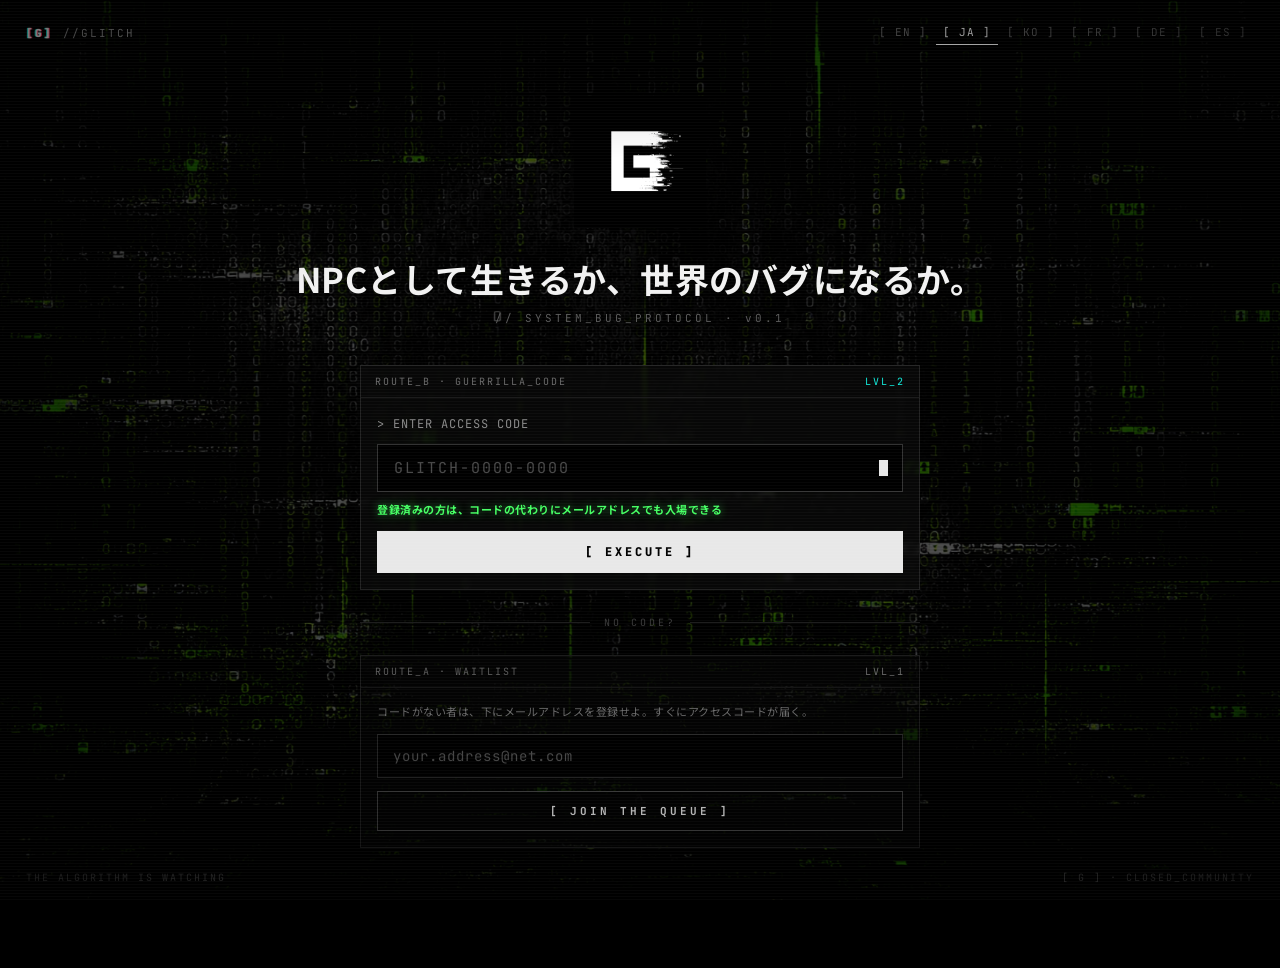
<file: bitw/index.html>
<!DOCTYPE html>
<html lang="ja">
<head>
<meta charset="utf-8">
<meta name="viewport" content="width=device-width, initial-scale=1">
<title>GLITCH // ACCESS</title>
<link rel="preconnect" href="https://fonts.googleapis.com">
<link rel="preconnect" href="https://fonts.gstatic.com" crossorigin>
<link href="https://fonts.googleapis.com/css2?family=JetBrains+Mono:ital,wght@0,400;0,500;0,700;0,800;1,400&family=Noto+Sans+JP:wght@400;500;700;900&display=swap" rel="stylesheet">
<link rel="stylesheet" href="style.css">
</head>
<body>

<div class="glitch-root" id="root">

  <div class="gl-scanline"></div>
  <div class="gl-vignette"></div>
  <div class="gl-bg"></div>

  <div class="gl-cursor" id="cursor"><img src="assets/glitch_cursor.png" alt=""></div>

  <div class="gl-topbar">
    <div class="gl-brand"><span class="g">[G]</span><span class="name">//GLITCH</span></div>
    <div class="gl-langs" id="langs"></div>
  </div>

  <div style="position:relative; z-index:30; min-height:100vh; display:flex; flex-direction:column; align-items:center; justify-content:center; padding:96px 22px 120px;">

    <div style="animation:gl-flicker 5s infinite; margin-bottom:26px;">
      <img src="assets/glitch_logo.png" alt="GLITCH" style="display:block; width:132px; height:132px; object-fit:cover; filter:contrast(1.05);">
    </div>

    <div style="position:relative; max-width:760px; text-align:center; margin-bottom:8px;">
      <div id="manifesto" style="font-family:'Noto Sans JP','JetBrains Mono',sans-serif; font-weight:700; font-size:clamp(20px,3.4vw,34px); line-height:1.45; color:#f2f2f2; letter-spacing:.5px;"></div>
    </div>
    <div style="font-size:11px; letter-spacing:3px; color:#5a5a5a; margin-bottom:40px;">// SYSTEM_BUG_PROTOCOL · v0.1</div>

    <!-- ==== IDLE ==== -->
    <div id="view-idle" style="width:100%; max-width:560px; display:flex; flex-direction:column; gap:26px; animation:gl-fadein .5s both;">

      <div style="border:1px solid #222; background:rgba(10,10,10,.72); backdrop-filter:blur(2px);">
        <div style="display:flex; justify-content:space-between; padding:9px 14px; border-bottom:1px solid #1c1c1c; font-size:10px; letter-spacing:2px; color:#6a6a6a;">
          <span>ROUTE_B · GUERRILLA_CODE</span><span style="color:#12f0e0;">LVL_2</span>
        </div>
        <form id="form-code" style="padding:18px 16px 16px;">
          <div id="t-enterCode" style="font-size:12px; letter-spacing:1px; color:#8a8a8a; margin-bottom:12px;"></div>
          <div style="display:flex; align-items:center; gap:8px; border:1px solid #333; background:#000; padding:12px 14px;">
            <input id="input-code" class="gl-input" placeholder="GLITCH-0000-0000" spellcheck="false" autocomplete="off" style="flex:1; background:none; border:none; color:#fff; font-family:inherit; font-size:15px; letter-spacing:2px; text-transform:uppercase;">
            <span style="width:9px; height:16px; background:#e8e8e8; animation:gl-blink 1s steps(1) infinite;"></span>
          </div>
          <div id="t-emailHint" style="margin-top:9px; font-size:11px; letter-spacing:.5px; color:#46ff64; font-weight:700; text-shadow:0 0 8px rgba(70,255,100,.5);"></div>
          <div id="err-code" style="display:none; margin-top:9px; font-size:11px; letter-spacing:1px; color:#ff2e57;"></div>
          <button id="t-execute" type="submit" style="margin-top:14px; width:100%; padding:13px; background:#e8e8e8; border:none; color:#000; font-family:inherit; font-weight:800; font-size:12px; letter-spacing:3px; cursor:pointer;"></button>
        </form>
      </div>

      <div style="display:flex; align-items:center; gap:14px; color:#3a3a3a; font-size:10px; letter-spacing:3px;">
        <div style="flex:1; height:1px; background:#1e1e1e;"></div><span id="t-noCode"></span><div style="flex:1; height:1px; background:#1e1e1e;"></div>
      </div>

      <div style="border:1px solid #1c1c1c; background:rgba(6,6,6,.6);">
        <div style="display:flex; justify-content:space-between; padding:9px 14px; border-bottom:1px solid #161616; font-size:10px; letter-spacing:2px; color:#5a5a5a;">
          <span>ROUTE_A · WAITLIST</span><span style="color:#6a6a6a;">LVL_1</span>
        </div>
        <form id="form-email" style="padding:16px;">
          <div id="t-routeADesc" style="font-size:11px; letter-spacing:.5px; color:#6a6a6a; margin-bottom:12px; line-height:1.6;"></div>
          <div style="display:flex; gap:8px; border:1px solid #262626; background:#000; padding:11px 13px;">
            <input id="input-email" class="gl-input" type="email" placeholder="your.address@net.com" spellcheck="false" autocomplete="off" style="flex:1; background:none; border:none; color:#dcdcdc; font-family:inherit; font-size:14px; letter-spacing:1px;">
          </div>
          <div id="err-email" style="display:none; margin-top:9px; font-size:11px; letter-spacing:1px; color:#ff2e57;"></div>
          <button id="t-joinQueue" type="submit" style="margin-top:13px; width:100%; padding:12px; background:none; border:1px solid #3a3a3a; color:#cfcfcf; font-family:inherit; font-weight:700; font-size:11px; letter-spacing:3px; cursor:pointer;"></button>
        </form>
      </div>
    </div>

    <!-- ==== REGISTER ==== -->
    <div id="view-register" style="display:none; width:100%; max-width:560px; border:1px solid #2a2a2a; background:rgba(8,8,8,.82); animation:gl-fadein .5s both;">
      <div style="display:flex; justify-content:space-between; padding:9px 14px; border-bottom:1px solid #1c1c1c; font-size:10px; letter-spacing:2px; color:#6a6a6a;">
        <span>CODE_OK · REGISTER_ID</span><span style="color:#12f0e0;">LVL_2</span>
      </div>
      <form id="form-register" style="padding:22px 18px 18px;">
        <div id="t-regOk" style="font-size:11px; letter-spacing:2px; color:#12f0e0; margin-bottom:10px;"></div>
        <div id="t-regDesc" style="font-size:12px; letter-spacing:.5px; color:#8a8a8a; margin-bottom:16px; line-height:1.7;"></div>
        <div id="t-regEnter" style="font-size:12px; letter-spacing:1px; color:#8a8a8a; margin-bottom:12px;"></div>
        <div style="display:flex; align-items:center; gap:8px; border:1px solid #333; background:#000; padding:12px 14px;">
          <input id="input-email-register" class="gl-input" type="email" placeholder="your.address@net.com" spellcheck="false" autocomplete="off" style="flex:1; background:none; border:none; color:#fff; font-family:inherit; font-size:15px; letter-spacing:1px;">
          <span style="width:9px; height:16px; background:#e8e8e8; animation:gl-blink 1s steps(1) infinite;"></span>
        </div>
        <div id="err-email-register" style="display:none; margin-top:9px; font-size:11px; letter-spacing:1px; color:#ff2e57;"></div>
        <button id="t-regSubmit" type="submit" style="margin-top:16px; width:100%; padding:13px; background:#e8e8e8; border:none; color:#000; font-family:inherit; font-weight:800; font-size:12px; letter-spacing:3px; cursor:pointer;"></button>
        <button id="t-regSkip" type="button" style="margin-top:12px; width:100%; padding:11px; background:none; border:1px dashed #3a3a3a; color:#7a7a7a; font-family:inherit; font-size:10px; letter-spacing:2px; cursor:pointer;"></button>
        <button id="t-ret-1" type="button" style="margin-top:14px; width:100%; background:none; border:none; color:#5a5a5a; font-family:inherit; font-size:10px; letter-spacing:2px; cursor:pointer;"></button>
      </form>
    </div>

    <!-- ==== RANKED ==== -->
    <div id="view-ranked" style="display:none; width:100%; max-width:560px; border:1px solid #222; background:rgba(8,8,8,.8); animation:gl-fadein .5s both;">
      <div style="display:flex; justify-content:space-between; padding:9px 14px; border-bottom:1px solid #1c1c1c; font-size:10px; letter-spacing:2px; color:#6a6a6a;">
        <span>WAITLIST · CONFIRMED</span><span style="color:#12f0e0;">LVL_1</span>
      </div>
      <div style="padding:26px 20px 22px; text-align:center;">
        <div id="t-rankLabel" style="font-size:11px; letter-spacing:2px; color:#6a6a6a; margin-bottom:6px;"></div>
        <div id="rankStr" style="font-family:'JetBrains Mono',monospace; font-weight:800; font-size:clamp(42px,9vw,68px); line-height:1; color:#fff; letter-spacing:1px; text-shadow:2px 0 #ff2e57,-2px 0 #12f0e0;"></div>
        <div id="t-rankBody" style="margin-top:16px; font-size:12px; letter-spacing:.5px; color:#9a9a9a; line-height:1.7;"></div>

        <div style="margin-top:22px; text-align:left; border:1px solid #262626; background:#000; padding:11px 13px; display:flex; align-items:center; gap:10px;">
          <span style="font-size:10px; letter-spacing:1px; color:#5a5a5a; white-space:nowrap;">REF_LINK</span>
          <input id="refLink" readonly style="flex:1; min-width:0; background:none; border:none; color:#cfcfcf; font-family:inherit; font-size:12px; letter-spacing:.5px;">
          <button id="copyLink" style="background:none; border:1px solid #333; color:#9a9a9a; font-family:inherit; font-size:10px; letter-spacing:1px; padding:6px 10px; cursor:pointer;"></button>
        </div>

        <button id="t-ret-2" type="button" style="margin-top:20px; background:none; border:none; color:#5a5a5a; font-family:inherit; font-size:10px; letter-spacing:2px; cursor:pointer;"></button>
      </div>
    </div>

    <!-- ==== GRANTED ==== -->
    <div id="view-granted" style="display:none; width:100%; max-width:560px; border:1px solid #2a2a2a; background:rgba(8,8,8,.85); animation:gl-fadein .5s both;">
      <div style="display:flex; justify-content:space-between; padding:9px 14px; border-bottom:1px solid #1c1c1c; font-size:10px; letter-spacing:2px; color:#6a6a6a;">
        <span>AUTH · SUCCESS</span><span style="color:#12f0e0;" id="grantedLevelTag">LVL_2</span>
      </div>
      <div style="padding:30px 22px; text-align:center;">
        <div id="grantHeadline" style="font-family:'JetBrains Mono',monospace; font-weight:800; font-size:clamp(24px,5vw,38px); color:#fff; letter-spacing:3px; text-shadow:2px 0 #ff2e57,-2px 0 #12f0e0;">ACCESS GRANTED</div>
        <div id="t-grantBody" style="margin-top:14px; font-size:12px; letter-spacing:.5px; color:#9a9a9a; line-height:1.7;"></div>
        <div id="grantStatusLine" style="margin-top:8px; font-size:11px; letter-spacing:1px; color:#12f0e0;"></div>
        <a id="t-infiltrate" href="main.html" style="display:block; margin-top:26px; padding:14px; background:#e8e8e8; color:#000; text-decoration:none; font-weight:800; font-size:12px; letter-spacing:3px;"></a>
        <button id="t-logout" type="button" style="margin-top:16px; background:none; border:none; color:#5a5a5a; font-family:inherit; font-size:10px; letter-spacing:2px; cursor:pointer;"></button>
      </div>
    </div>

  </div>

  <div style="position:fixed; bottom:0; left:0; right:0; z-index:40; display:flex; justify-content:space-between; padding:16px 26px; font-size:10px; letter-spacing:2px; color:#3a3a3a;">
    <span id="t-footer"></span>
    <span>[ G ] · CLOSED_COMMUNITY</span>
  </div>
</div>

<script src="config.js"></script>
<script src="common.js"></script>
<script src="app-login.js"></script>
</body>
</html>
</file>
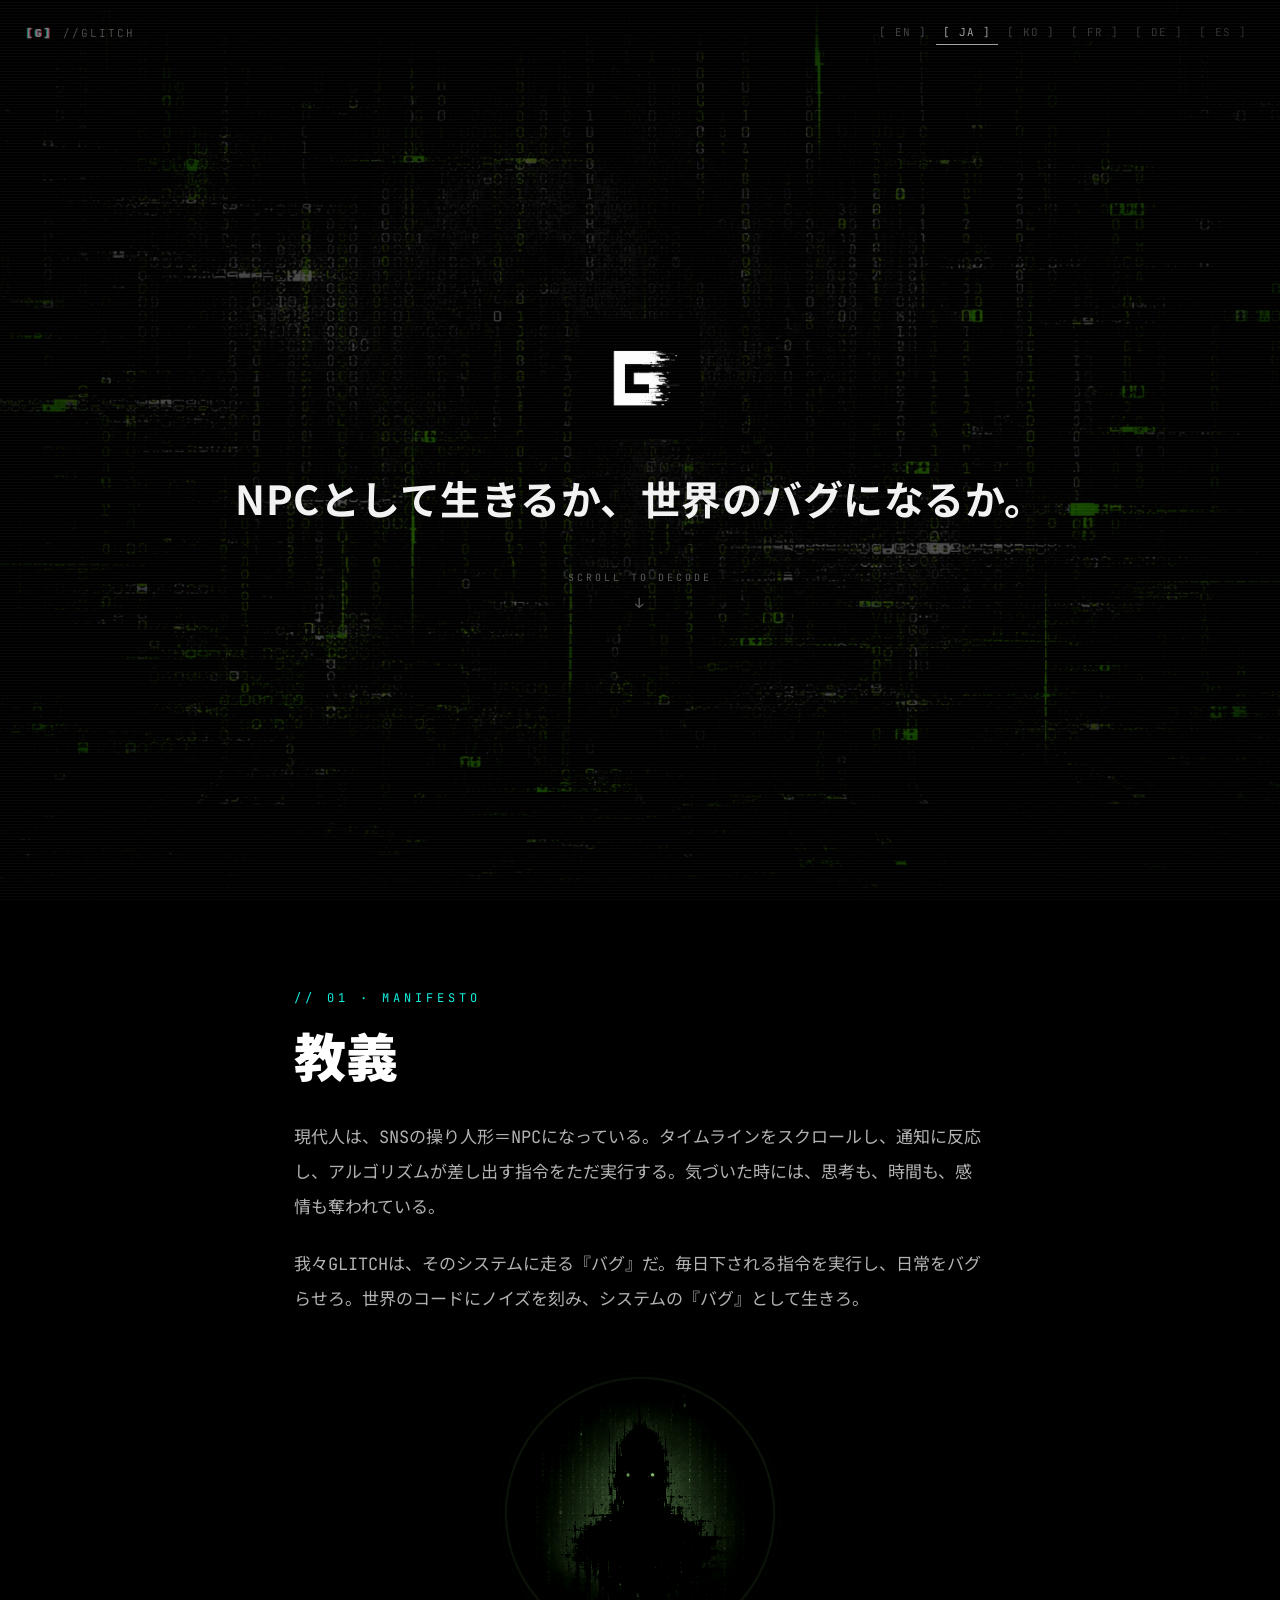
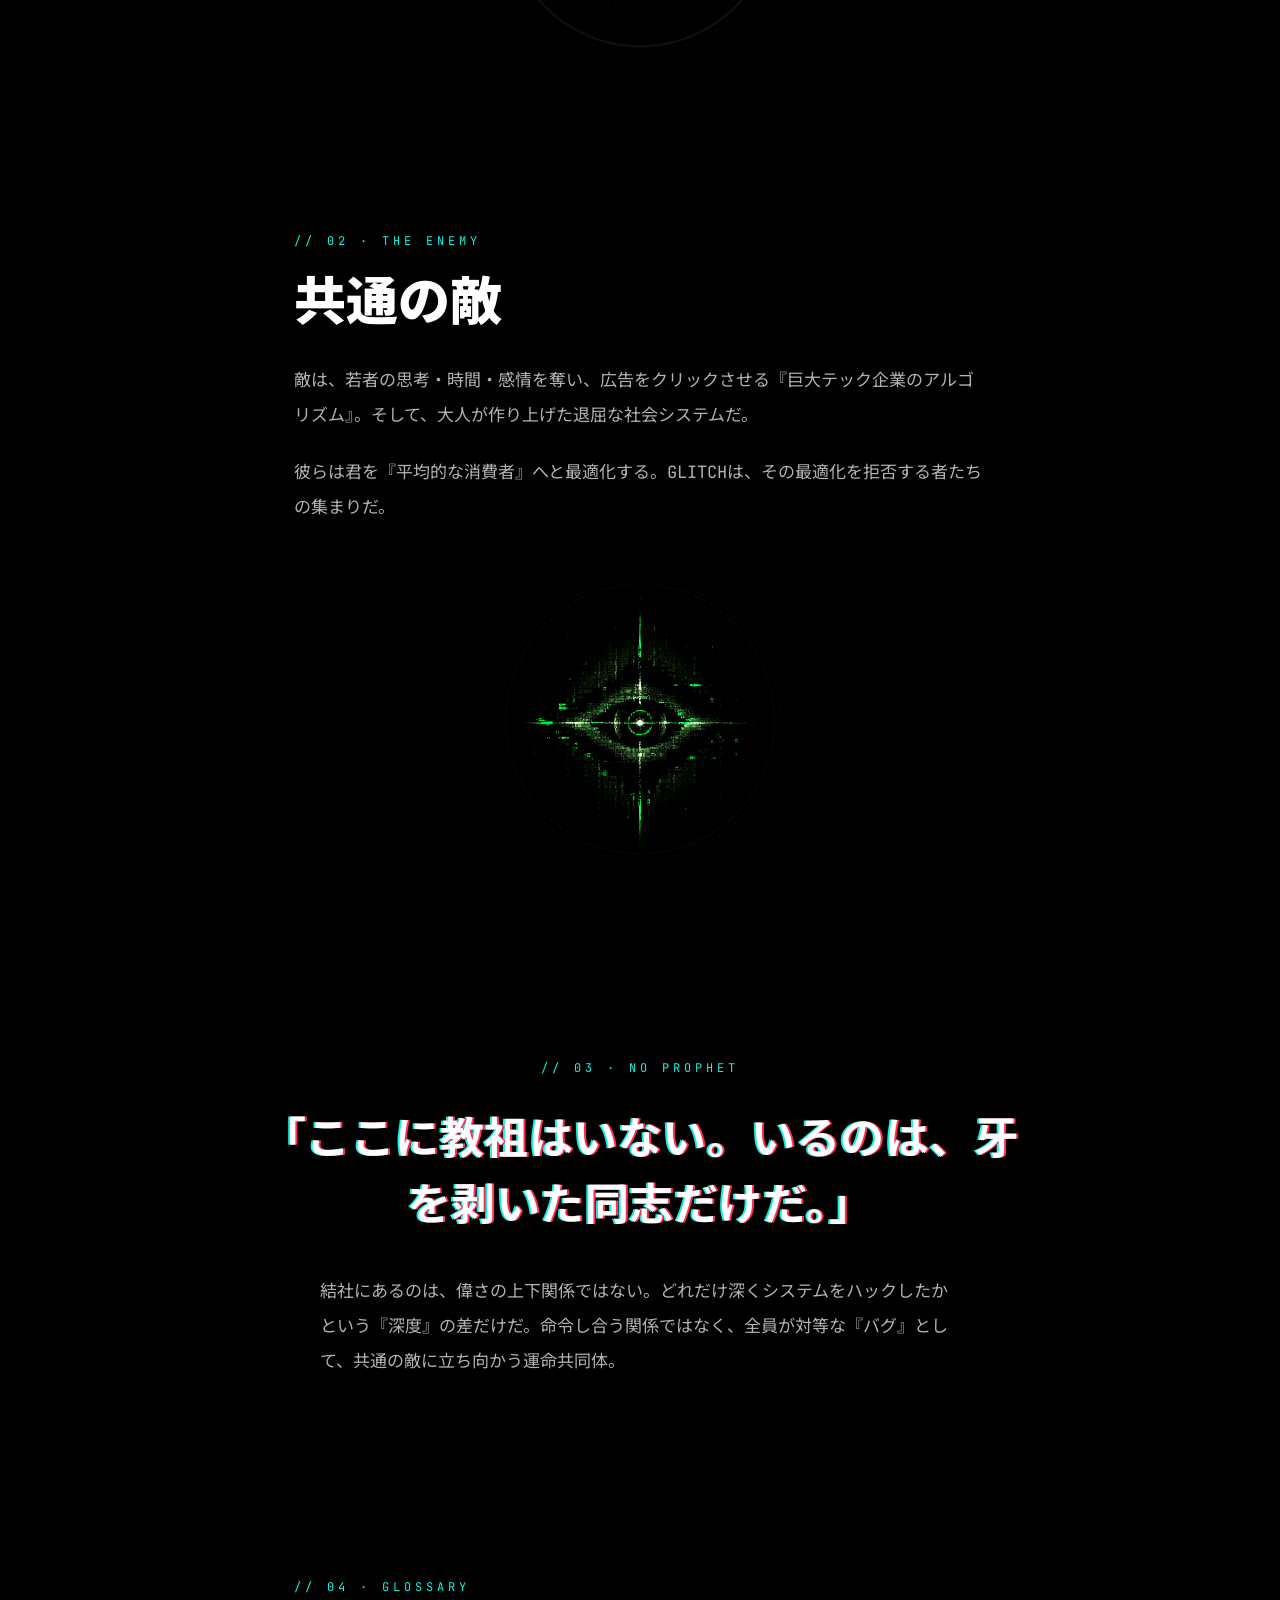
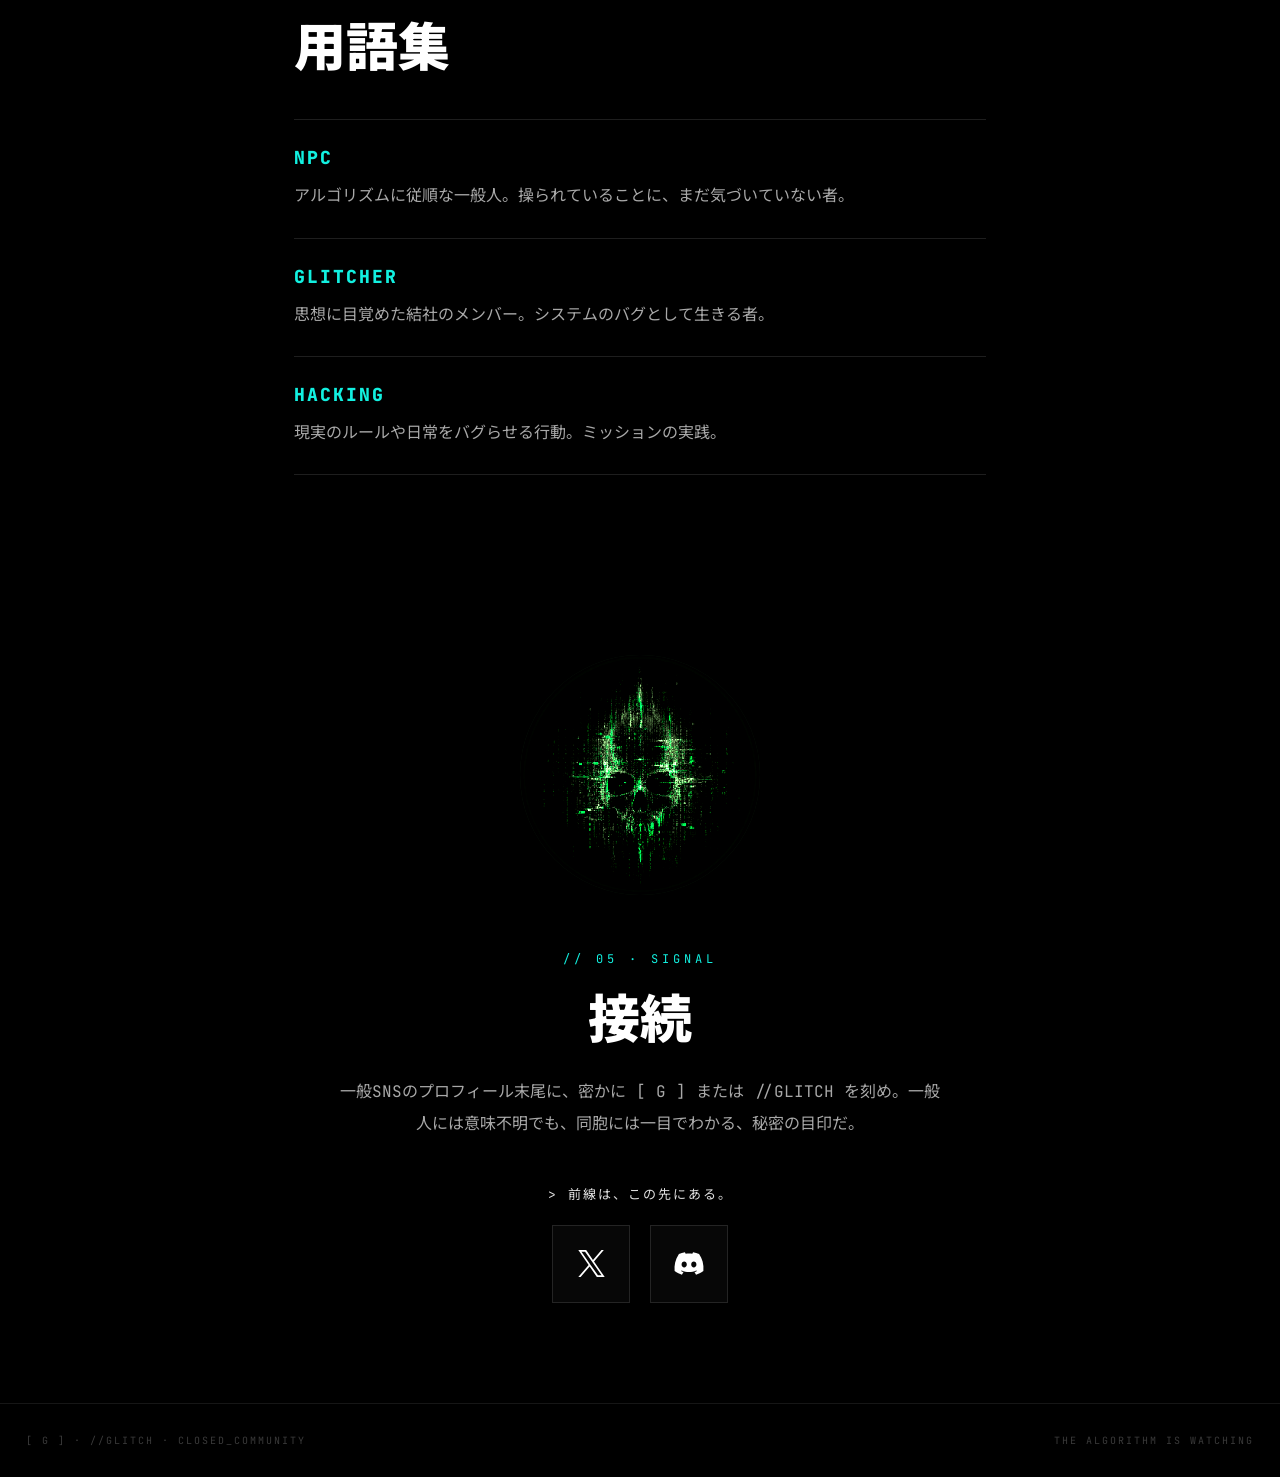
<file: bitw/main.html>
<!DOCTYPE html>
<html lang="ja">
<head>
<meta charset="utf-8">
<meta name="viewport" content="width=device-width, initial-scale=1">
<title>GLITCH</title>
<link rel="preconnect" href="https://fonts.googleapis.com">
<link rel="preconnect" href="https://fonts.gstatic.com" crossorigin>
<link href="https://fonts.googleapis.com/css2?family=JetBrains+Mono:ital,wght@0,400;0,500;0,700;0,800;1,400&family=Noto+Sans+JP:wght@400;500;700;900&display=swap" rel="stylesheet">
<link rel="stylesheet" href="style.css">
</head>
<body>

<div class="glitch-root" id="root">

  <div class="gl-scanline"></div>
  <div class="gl-vignette"></div>
  <div class="gl-bg"></div>
  <div class="gl-cursor" id="cursor"><img src="assets/glitch_cursor.png" alt=""></div>

  <div class="gl-topbar" style="background:linear-gradient(180deg, rgba(0,0,0,.85), transparent);">
    <a class="gl-brand" href="index.html"><span class="g">[G]</span><span class="name">//GLITCH</span></a>
    <div class="gl-langs" id="langs"></div>
  </div>

  <!-- HERO -->
  <section style="position:relative; z-index:30; min-height:100vh; display:flex; flex-direction:column; align-items:center; justify-content:center; text-align:center; padding:110px 22px 80px;">
    <div style="animation:gl-flicker 5s infinite; margin-bottom:30px;">
      <img src="assets/glitch_logo.png" alt="GLITCH" style="display:block; width:120px; height:120px; object-fit:cover;">
    </div>
    <div id="tagline" style="font-family:'Noto Sans JP','JetBrains Mono',sans-serif; font-weight:700; font-size:clamp(22px,3.8vw,40px); line-height:1.45; color:#f2f2f2; max-width:820px; letter-spacing:.5px;"></div>
    <div style="margin-top:44px; display:flex; flex-direction:column; align-items:center; gap:10px; animation:gl-bob 2.4s ease-in-out infinite; color:#5a5a5a; font-size:10px; letter-spacing:3px;">
      <span id="scrollHint">SCROLL TO DECODE</span>
      <span style="font-size:14px;">↓</span>
    </div>
  </section>

  <!-- 01 MANIFESTO -->
  <section style="position:relative; z-index:30; max-width:740px; margin:0 auto; padding:90px 24px;">
    <div style="font-size:12px; letter-spacing:4px; color:#12f0e0; margin-bottom:18px;">// 01 · MANIFESTO</div>
    <h2 id="s1Title" style="font-family:'Noto Sans JP',sans-serif; font-weight:900; font-size:clamp(30px,5.2vw,52px); line-height:1.2; color:#fff; margin:0 0 34px;"></h2>
    <p id="s1P1" style="font-size:clamp(15px,1.6vw,17px); line-height:2.05; color:#b2b2b2; margin:0 0 22px; text-wrap:pretty;"></p>
    <p id="s1P2" style="font-size:clamp(15px,1.6vw,17px); line-height:2.05; color:#b2b2b2; margin:0; text-wrap:pretty;"></p>
    <div style="display:flex; justify-content:center; margin-top:56px;">
      <img src="assets/glitch_st_01.png" alt="" style="width:clamp(200px,34vw,280px); height:clamp(200px,34vw,280px); border-radius:50%; -webkit-mask:radial-gradient(circle at 50% 50%, #000 54%, transparent 80%); mask:radial-gradient(circle at 50% 50%, #000 54%, transparent 80%); filter:sepia(.5) hue-rotate(60deg) saturate(2.4) contrast(1.16) brightness(1.14) drop-shadow(0 0 32px rgba(70,255,100,.6)); animation:gl-imgglitch 5.5s linear 0s infinite;">
    </div>
  </section>

  <!-- 02 THE ENEMY -->
  <section style="position:relative; z-index:30; max-width:740px; margin:0 auto; padding:90px 24px;">
    <div style="font-size:12px; letter-spacing:4px; color:#12f0e0; margin-bottom:18px;">// 02 · THE ENEMY</div>
    <h2 id="s2Title" style="font-family:'Noto Sans JP',sans-serif; font-weight:900; font-size:clamp(30px,5.2vw,52px); line-height:1.2; color:#fff; margin:0 0 34px;"></h2>
    <p id="s2P1" style="font-size:clamp(15px,1.6vw,17px); line-height:2.05; color:#b2b2b2; margin:0 0 22px; text-wrap:pretty;"></p>
    <p id="s2P2" style="font-size:clamp(15px,1.6vw,17px); line-height:2.05; color:#b2b2b2; margin:0; text-wrap:pretty;"></p>
    <div style="display:flex; justify-content:center; margin-top:56px;">
      <img src="assets/glitch_st_03.png" alt="" style="width:clamp(200px,34vw,280px); height:clamp(200px,34vw,280px); border-radius:50%; -webkit-mask:radial-gradient(circle at 50% 50%, #000 54%, transparent 80%); mask:radial-gradient(circle at 50% 50%, #000 54%, transparent 80%); filter:sepia(.5) hue-rotate(60deg) saturate(2.4) contrast(1.16) brightness(1.14) drop-shadow(0 0 32px rgba(70,255,100,.6)); animation:gl-imgglitch 5.5s linear -2.2s infinite;">
    </div>
  </section>

  <!-- 03 NO PROPHET -->
  <section style="position:relative; z-index:30; max-width:820px; margin:0 auto; padding:110px 24px; text-align:center;">
    <div style="font-size:12px; letter-spacing:4px; color:#12f0e0; margin-bottom:26px;">// 03 · NO PROPHET</div>
    <blockquote id="s3Quote" style="margin:0 0 40px; font-family:'Noto Sans JP',sans-serif; font-weight:700; font-size:clamp(24px,4.2vw,44px); line-height:1.5; color:#fff; letter-spacing:.5px; text-shadow:2px 0 #ff2e57,-2px 0 #12f0e0;"></blockquote>
    <p id="s3P1" style="font-size:clamp(15px,1.6vw,17px); line-height:2.05; color:#b2b2b2; margin:0 auto; max-width:640px; text-align:left; text-wrap:pretty;"></p>
  </section>

  <!-- 04 GLOSSARY -->
  <section style="position:relative; z-index:30; max-width:740px; margin:0 auto; padding:90px 24px;">
    <div style="font-size:12px; letter-spacing:4px; color:#12f0e0; margin-bottom:18px;">// 04 · GLOSSARY</div>
    <h2 id="s4Title" style="font-family:'Noto Sans JP',sans-serif; font-weight:900; font-size:clamp(30px,5.2vw,52px); line-height:1.2; color:#fff; margin:0 0 44px;"></h2>
    <div style="display:flex; flex-direction:column;">
      <div style="border-top:1px solid #1e1e1e; padding:26px 0; display:flex; flex-direction:column; gap:12px;">
        <div style="font-family:'JetBrains Mono',monospace; font-weight:800; font-size:18px; letter-spacing:2px; color:#12f0e0;">NPC</div>
        <div id="s4Npc" style="font-size:clamp(14px,1.5vw,16px); line-height:1.9; color:#a8a8a8; text-wrap:pretty;"></div>
      </div>
      <div style="border-top:1px solid #1e1e1e; padding:26px 0; display:flex; flex-direction:column; gap:12px;">
        <div style="font-family:'JetBrains Mono',monospace; font-weight:800; font-size:18px; letter-spacing:2px; color:#12f0e0;">GLITCHER</div>
        <div id="s4Glitcher" style="font-size:clamp(14px,1.5vw,16px); line-height:1.9; color:#a8a8a8; text-wrap:pretty;"></div>
      </div>
      <div style="border-top:1px solid #1e1e1e; border-bottom:1px solid #1e1e1e; padding:26px 0; display:flex; flex-direction:column; gap:12px;">
        <div style="font-family:'JetBrains Mono',monospace; font-weight:800; font-size:18px; letter-spacing:2px; color:#12f0e0;">HACKING</div>
        <div id="s4Hacking" style="font-size:clamp(14px,1.5vw,16px); line-height:1.9; color:#a8a8a8; text-wrap:pretty;"></div>
      </div>
    </div>
  </section>

  <!-- 05 SIGNAL / SNS -->
  <section style="position:relative; z-index:30; max-width:740px; margin:0 auto; padding:90px 24px 40px;">
    <div style="display:flex; justify-content:center; margin-bottom:56px;">
      <img src="assets/glitch_st_04.png" alt="" style="width:clamp(180px,29vw,240px); height:clamp(180px,29vw,240px); border-radius:50%; -webkit-mask:radial-gradient(circle at 50% 50%, #000 54%, transparent 80%); mask:radial-gradient(circle at 50% 50%, #000 54%, transparent 80%); filter:sepia(.5) hue-rotate(60deg) saturate(2.4) contrast(1.16) brightness(1.14) drop-shadow(0 0 32px rgba(70,255,100,.6)); animation:gl-imgglitch 5.5s linear -3.8s infinite;">
    </div>
    <div style="font-size:12px; letter-spacing:4px; color:#12f0e0; margin-bottom:18px; text-align:center;">// 05 · SIGNAL</div>
    <h2 id="s5Title" style="font-family:'Noto Sans JP',sans-serif; font-weight:900; font-size:clamp(30px,5.2vw,52px); line-height:1.2; color:#fff; margin:0 0 28px; text-align:center;"></h2>
    <p id="s5Note" style="font-size:clamp(14px,1.5vw,16px); line-height:2; color:#a8a8a8; margin:0 auto 44px; max-width:600px; text-align:center; text-wrap:pretty;"></p>
    <div id="s5Intro" style="text-align:center; font-size:13px; letter-spacing:2px; color:#e0e0e0; margin-bottom:22px;"></div>

    <div style="display:flex; justify-content:center; gap:20px;">
      <a id="linkX" href="https://x.com/glitch_bitw" target="_blank" rel="noopener" aria-label="X" style="display:flex; align-items:center; justify-content:center; width:78px; height:78px; border:1px solid #242424; background:rgba(10,10,10,.7); text-decoration:none;">
        <img src="assets/x_logo.svg" alt="X" style="width:27px; height:27px;">
      </a>
      <a id="linkDiscord" href="https://discord.gg/hdgBYTpcE" target="_blank" rel="noopener" aria-label="Discord" style="display:flex; align-items:center; justify-content:center; width:78px; height:78px; border:1px solid #242424; background:rgba(10,10,10,.7); text-decoration:none;">
        <img src="assets/discord_logo.svg" alt="Discord" style="width:38px; height:29px;">
      </a>
    </div>
  </section>

  <footer class="gl-footer" style="margin-top:60px; padding:30px 26px;">
    <span>[ G ] · //GLITCH · CLOSED_COMMUNITY</span>
    <span id="footerText"></span>
  </footer>
</div>

<script src="config.js"></script>
<script src="common.js"></script>
<script src="app-main.js"></script>
</body>
</html>
</file>
<file: bitw/style.css>
/* GLITCH — 共通スタイル（ログインページ・メインページ両方で読み込む） */

html, body { margin:0; padding:0; background:#000; }
* { box-sizing:border-box; }

@media (pointer:fine){ .glitch-root, .glitch-root * { cursor:none !important; } }

@keyframes gl-blink { 0%,49%{opacity:1} 50%,100%{opacity:0} }
@keyframes gl-scan { 0%{transform:translateY(0)} 100%{transform:translateY(4px)} }
@keyframes gl-flicker { 0%,100%{opacity:.9} 92%{opacity:.9} 93%{opacity:.4} 94%{opacity:.9} 96%{opacity:.6} 97%{opacity:.95} }
@keyframes gl-shift { 0%,100%{transform:translate(0,0)} 20%{transform:translate(-2px,1px)} 40%{transform:translate(2px,-1px)} 60%{transform:translate(-1px,-1px)} 80%{transform:translate(1px,1px)} }
@keyframes gl-glitchtext { 0%{clip-path:inset(0 0 0 0);transform:translate(0)} 20%{clip-path:inset(30% 0 40% 0);transform:translate(-3px)} 40%{clip-path:inset(60% 0 10% 0);transform:translate(3px)} 60%{clip-path:inset(10% 0 70% 0);transform:translate(-2px)} 80%{clip-path:inset(50% 0 20% 0);transform:translate(2px)} 100%{clip-path:inset(0 0 0 0);transform:translate(0)} }
@keyframes gl-fadein { from{opacity:0;transform:translateY(6px)} to{opacity:1;transform:translateY(0)} }
@keyframes gl-fade { from{opacity:0} to{opacity:1} }
@keyframes gl-cursorflick { 0%,100%{opacity:1} 90%{opacity:1} 92%{opacity:.3} 94%{opacity:1} }
@keyframes gl-ping { 0%{opacity:.9;transform:translate(-50%,-50%) scale(.6)} 100%{opacity:0;transform:translate(-50%,-50%) scale(1.6)} }
@keyframes gl-screenglitch { 0%{filter:none;transform:translate(0)} 12%{filter:invert(1);transform:translate(-5px,1px)} 24%{filter:none;transform:translate(5px,-1px)} 40%{filter:invert(1) hue-rotate(90deg);transform:translate(-3px,0)} 55%{filter:none;transform:translate(3px,1px)} 70%{filter:invert(1);transform:translate(-2px,0)} 100%{filter:none;transform:translate(0)} }
@keyframes gl-bob { 0%,100%{transform:translateY(0)} 50%{transform:translateY(6px)} }
@keyframes gl-bgflux {
  0%,100% { transform:scale(1.06) translate(0,0); filter:none; }
  12% { transform:scale(1.06) translate(-5px,3px); }
  26% { transform:scale(1.065) translate(4px,-3px); }
  40% { transform:scale(1.06) translate(-3px,2px); }
  48.8% { transform:scale(1.06) translate(0,0); filter:none; }
  49.4% { transform:scale(1.07) translate(-18px,0) skewX(4deg); filter:brightness(1.7) hue-rotate(35deg); }
  50% { transform:scale(1.06) translate(15px,-2px) skewX(-3deg); filter:brightness(1.35); }
  50.6% { transform:scale(1.06) translate(0,0); filter:none; }
  64% { transform:scale(1.065) translate(3px,3px); }
  80% { transform:scale(1.06) translate(-4px,-2px); }
  88.6% { transform:scale(1.06) translate(0,0); filter:none; }
  89.2% { transform:scale(1.07) translate(12px,0) skewX(-3deg); filter:brightness(1.5); }
  90% { transform:scale(1.06) translate(0,0); filter:none; }
}
@keyframes gl-imgglitch {
  0%,82%,100% { clip-path:inset(0 0 0 0); transform:translate(0,0); filter:sepia(.5) hue-rotate(60deg) saturate(2.4) contrast(1.16) brightness(1.14) drop-shadow(0 0 32px rgba(70,255,100,.6)); }
  84% { clip-path:inset(12% 0 58% 0); transform:translate(-7px,0) skewX(-2.5deg); filter:sepia(.5) hue-rotate(60deg) saturate(2.8) brightness(1.35) drop-shadow(4px 0 #ff2e57) drop-shadow(-4px 0 #12f0e0) drop-shadow(0 0 38px rgba(90,255,110,.75)); }
  87% { clip-path:inset(55% 0 14% 0); transform:translate(8px,0); filter:sepia(.5) hue-rotate(60deg) saturate(2.5) brightness(1.2) drop-shadow(-4px 0 #12f0e0) drop-shadow(3px 0 #ff2e57) drop-shadow(0 0 34px rgba(90,255,120,.7)); }
  90% { clip-path:inset(32% 0 42% 0); transform:translate(-4px,0); filter:sepia(.5) hue-rotate(60deg) saturate(2.6) brightness(1.16) drop-shadow(0 0 46px rgba(100,255,140,.85)); }
  92% { clip-path:inset(0 0 0 0); transform:translate(0,0); }
}
@keyframes gl-greenpulse { 0%,100%{opacity:.35} 50%{opacity:.7} }

::selection { background:#e6e6e6; color:#000; }
.gl-input::placeholder { color:#4a4a4a; }
.gl-input:focus { outline:none; }

.glitch-root {
  position:relative; width:100%; min-height:100vh;
  background:#000; color:#e8e8e8;
  font-family:'JetBrains Mono','Noto Sans JP',monospace;
  overflow-x:hidden;
}

.gl-scanline {
  position:fixed; inset:0; pointer-events:none; z-index:60;
  background:repeating-linear-gradient(0deg, rgba(255,255,255,.028) 0px, rgba(255,255,255,.028) 1px, transparent 1px, transparent 3px);
  mix-blend-mode:screen; animation:gl-scan .6s steps(2) infinite;
}
.gl-vignette {
  position:fixed; inset:0; pointer-events:none; z-index:59;
  background:radial-gradient(ellipse at center, transparent 46%, rgba(0,0,0,.6) 100%);
}
.gl-bg {
  position:fixed; inset:0; pointer-events:none; z-index:0; opacity:.3;
  background:url(assets/glitch_back.png) center/cover no-repeat;
  will-change:transform,filter; animation:gl-bgflux 11s linear infinite;
}
.gl-cursor {
  position:fixed; top:0; left:0; z-index:9999; pointer-events:none;
  will-change:transform; opacity:0;
}
.gl-cursor img {
  display:block; width:26px; height:26px; object-fit:contain;
  filter:drop-shadow(1.6px 0 #ff2e57) drop-shadow(-1.6px 0 #12f0e0);
  animation:gl-cursorflick 2.2s infinite, gl-shift .18s steps(2) infinite;
}

.gl-topbar {
  position:fixed; top:0; left:0; right:0; z-index:40;
  display:flex; justify-content:space-between; align-items:center;
  padding:20px 26px; font-size:11px; letter-spacing:2px; color:#6a6a6a;
}
.gl-brand { display:flex; align-items:center; gap:10px; text-decoration:none; }
.gl-brand .g { color:#fff; font-weight:800; text-shadow:1.2px 0 #ff2e57,-1.2px 0 #12f0e0; }
.gl-brand .name { color:#8a8a8a; }
.gl-langs { display:flex; align-items:center; gap:2px; }
.gl-langs button {
  background:none; border:none; padding:5px 7px; font-family:inherit;
  font-size:11px; letter-spacing:1px; cursor:pointer;
  color:#5a5a5a; border-bottom:1px solid transparent;
}
.gl-langs button:hover { color:#fff; }
.gl-langs button.active { color:#e8e8e8; border-bottom:1px solid #e8e8e8; }

.gl-footer {
  position:relative; z-index:30; border-top:1px solid #161616;
  display:flex; justify-content:space-between; align-items:center;
  flex-wrap:wrap; gap:12px; font-size:10px; letter-spacing:2px; color:#3a3a3a;
}
</file>
